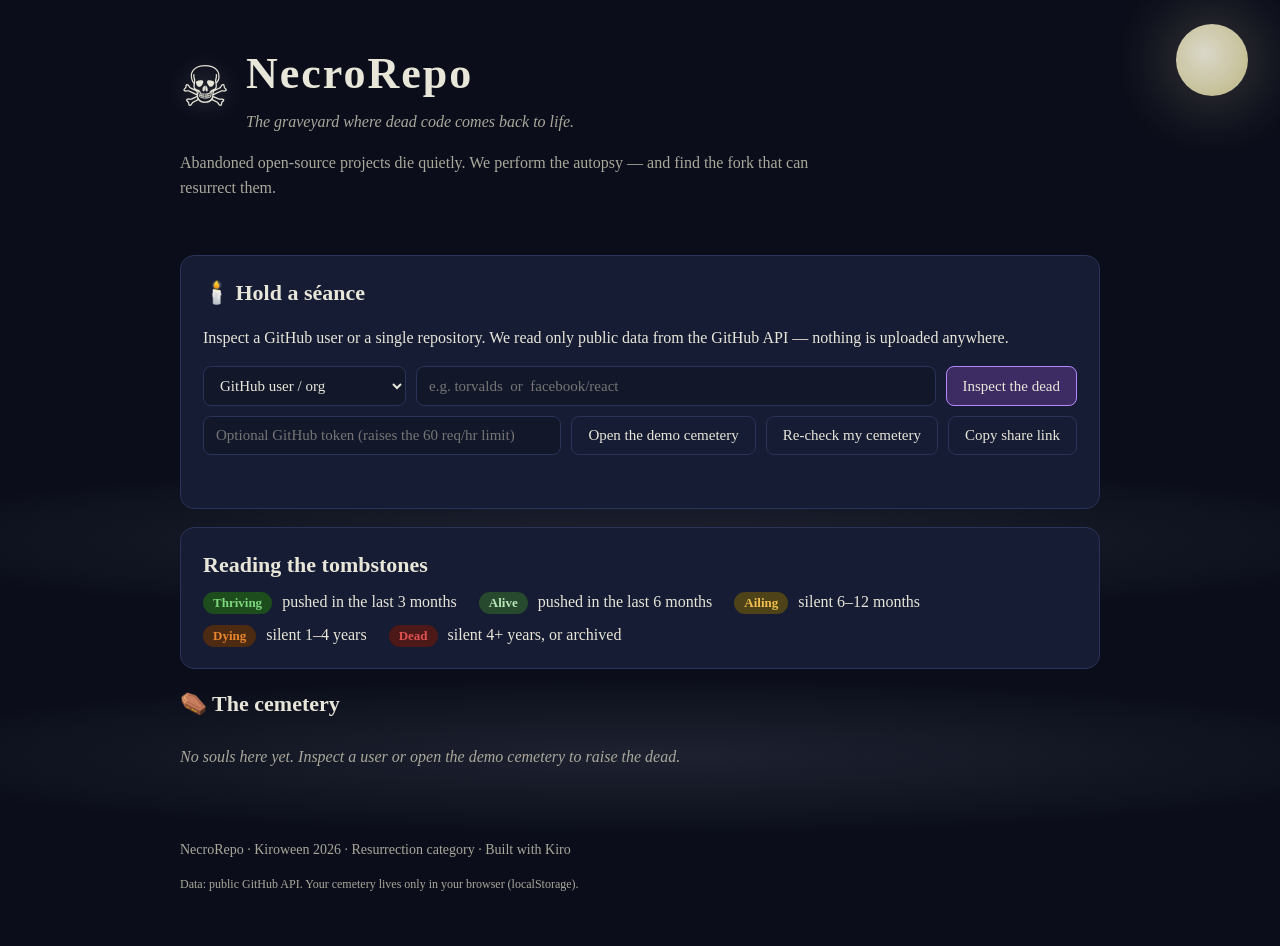
<file: app/index.html>
<!DOCTYPE html>
<html lang="en">
<head>
<meta charset="UTF-8">
<meta name="viewport" content="width=device-width, initial-scale=1.0">
<title>NecroRepo — the graveyard where dead code comes back to life</title>
<meta name="description" content="Autopsy your GitHub dependencies, bury the dead ones, and resurrect the maintained fork.">
<link rel="stylesheet" href="styles.css">
</head>
<body>
<div class="moon" aria-hidden="true"></div>
<div class="fog fog-a" aria-hidden="true"></div>
<div class="fog fog-b" aria-hidden="true"></div>

<header class="site-header">
  <div class="brand">
    <span class="brand-skull" aria-hidden="true">☠</span>
    <div>
      <h1>NecroRepo</h1>
      <p class="tagline">The graveyard where dead code comes back to life.</p>
    </div>
  </div>
  <p class="header-note">Abandoned open-source projects die quietly. We perform the autopsy —
    and find the fork that can resurrect them.</p>
</header>

<main>
  <section class="seance card">
    <h2>🕯️ Hold a séance</h2>
    <p>Inspect a GitHub user or a single repository. We read only public data
       from the GitHub API — nothing is uploaded anywhere.</p>
    <form id="inspect-form">
      <div class="form-row">
        <select id="inspect-kind" aria-label="Inspect type">
          <option value="user">GitHub user / org</option>
          <option value="repo">Single repo (owner/name)</option>
        </select>
        <input id="inspect-target" type="text" placeholder="e.g. torvalds  or  facebook/react"
               autocomplete="off" spellcheck="false" required>
        <button type="submit" class="btn btn-primary">Inspect the dead</button>
      </div>
      <div class="form-row form-row-small">
        <input id="gh-token" type="password" placeholder="Optional GitHub token (raises the 60 req/hr limit)"
               autocomplete="off" spellcheck="false">
        <button type="button" id="demo-btn" class="btn btn-ghost">Open the demo cemetery</button>
        <button type="button" id="recheck-btn" class="btn btn-ghost" disabled>Re-check my cemetery</button>
        <button type="button" id="share-btn" class="btn btn-ghost" disabled>Copy share link</button>
      </div>
    </form>
    <p id="status-line" class="status-line" role="status"></p>
  </section>

  <section class="legend card">
    <h2>Reading the tombstones</h2>
    <ul class="legend-list">
      <li><span class="badge badge-thriving">Thriving</span> pushed in the last 3 months</li>
      <li><span class="badge badge-alive">Alive</span> pushed in the last 6 months</li>
      <li><span class="badge badge-ailing">Ailing</span> silent 6–12 months</li>
      <li><span class="badge badge-dying">Dying</span> silent 1–4 years</li>
      <li><span class="badge badge-dead">Dead</span> silent 4+ years, or archived</li>
    </ul>
  </section>

  <section id="cemetery-section">
    <div class="section-head">
      <h2 id="cemetery-title">⚰️ The cemetery</h2>
      <span id="cemetery-count" class="count"></span>
    </div>
    <p id="cemetery-empty" class="empty-note">No souls here yet. Inspect a user or open the
      demo cemetery to raise the dead.</p>
    <div id="cemetery" class="cemetery"></div>
  </section>

  <section id="detail" class="detail card" hidden>
    <button id="detail-close" class="btn btn-ghost detail-close" type="button">✕ close</button>
    <h2 id="detail-name"></h2>
    <p id="detail-epitaph" class="epitaph"></p>
    <dl class="autopsy">
      <div><dt>Health score</dt><dd id="detail-score"></dd></div>
      <div><dt>Last rites (last push)</dt><dd id="detail-push"></dd></div>
      <div><dt>Open issues</dt><dd id="detail-issues"></dd></div>
      <div><dt>Stars</dt><dd id="detail-stars"></dd></div>
      <div><dt>Forks</dt><dd id="detail-forks"></dd></div>
      <div><dt>Language</dt><dd id="detail-lang"></dd></div>
    </dl>
    <p id="detail-busfactor" class="busfactor-line"></p>
    <h3>🩺 Autopsy notes</h3>
    <ul id="detail-reasons" class="reasons"></ul>
    <div id="detail-deps">
      <h3>🧬 Dependency autopsy</h3>
      <div id="detail-deps-container"></div>
    </div>
    <div id="detail-resurrect">
      <h3>✨ Resurrection plan</h3>
      <p id="resurrect-note"></p>
      <ol id="resurrect-steps" class="steps"></ol>
      <div id="resurrect-candidates"></div>
    </div>
    <p class="detail-links"><a id="detail-gh-link" href="#" target="_blank" rel="noopener">View on GitHub ↗</a></p>
  </section>
</main>

<footer class="site-footer">
  <p>NecroRepo · Kiroween 2026 · Resurrection category · Built with Kiro</p>
  <p class="footer-small">Data: public GitHub API. Your cemetery lives only in your browser (localStorage).</p>
</footer>

<script src="app.js"></script>
</body>
</html>
</file>
<file: app/styles.css>
/* NecroRepo — graveyard theme. Dark, foggy, readable. */
:root {
  --bg: #0b0e1a;
  --bg-2: #12172a;
  --card: #161c33;
  --ink: #e8e6d9;
  --ink-dim: #a9a89b;
  --green: #7dd87d;
  --amber: #f2c14e;
  --orange: #e8862e;
  --red: #e05252;
  --purple: #b388ff;
  --line: #2a3358;
}

* { box-sizing: border-box; }

body {
  margin: 0;
  background: var(--bg);
  color: var(--ink);
  font-family: Georgia, 'Times New Roman', serif;
  line-height: 1.55;
  min-height: 100vh;
  overflow-x: hidden;
}

a { color: var(--purple); }

/* --- atmosphere --- */
.moon {
  position: fixed; top: 24px; right: 32px; width: 72px; height: 72px;
  border-radius: 50%;
  background: radial-gradient(circle at 40% 40%, #fffbe8, #e8e0b0 70%);
  box-shadow: 0 0 60px 18px rgba(255, 244, 200, .18);
  opacity: .85; z-index: 0; pointer-events: none;
}
.fog {
  position: fixed; left: -20%; width: 140%; height: 180px; z-index: 0;
  pointer-events: none; opacity: .10;
  background: radial-gradient(ellipse at center, #cdd6ff 0%, transparent 65%);
  animation: drift 26s ease-in-out infinite alternate;
}
.fog-a { bottom: 6%; }
.fog-b { bottom: 30%; animation-duration: 38s; animation-delay: -12s; }
@keyframes drift { from { transform: translateX(-3%);} to { transform: translateX(3%);} }

header, main, footer { position: relative; z-index: 1; }

/* --- layout --- */
.site-header { max-width: 960px; margin: 0 auto; padding: 40px 20px 8px; }
.brand { display: flex; gap: 16px; align-items: center; }
.brand-skull { font-size: 56px; line-height: 1; filter: drop-shadow(0 0 12px rgba(255,255,255,.25)); }
h1 { margin: 0; font-size: 44px; letter-spacing: 2px; }
.tagline { margin: 2px 0 0; color: var(--ink-dim); font-style: italic; }
.header-note { max-width: 640px; color: var(--ink-dim); }

main { max-width: 960px; margin: 0 auto; padding: 12px 20px 40px; }
.card {
  background: var(--card); border: 1px solid var(--line); border-radius: 14px;
  padding: 20px 22px; margin: 18px 0;
}
h2 { margin: 0 0 8px; font-size: 22px; }
h3 { margin: 18px 0 6px; font-size: 18px; }

/* --- form --- */
.form-row { display: flex; gap: 10px; flex-wrap: wrap; margin-top: 12px; }
.form-row-small { margin-top: 10px; }
select, input[type="text"], input[type="password"] {
  background: var(--bg-2); color: var(--ink); border: 1px solid var(--line);
  border-radius: 8px; padding: 10px 12px; font-size: 15px; font-family: inherit;
}
#inspect-target { flex: 1; min-width: 220px; }
#gh-token { flex: 1; min-width: 240px; }
.btn {
  border: 1px solid var(--line); border-radius: 8px; padding: 10px 16px;
  font-size: 15px; font-family: inherit; cursor: pointer; color: var(--ink);
  background: var(--bg-2);
}
.btn:hover { filter: brightness(1.25); }
.btn-primary { background: #3d2b63; border-color: var(--purple); }
.btn-ghost { background: transparent; }
.status-line { min-height: 1.4em; color: var(--amber); margin: 10px 0 0; }

/* --- legend --- */
.legend-list { list-style: none; padding: 0; margin: 6px 0 0; display: flex; flex-wrap: wrap; gap: 8px 22px; }
.badge {
  display: inline-block; padding: 1px 10px; border-radius: 999px;
  font-size: 13px; font-weight: bold; margin-right: 6px;
}
.badge-thriving { background: #1d4d1d; color: var(--green); }
.badge-alive    { background: #274a2e; color: #b8e6b8; }
.badge-ailing   { background: #4d4218; color: var(--amber); }
.badge-dying    { background: #4d2a12; color: var(--orange); }
.badge-dead     { background: #4d1818; color: var(--red); }

/* --- cemetery grid --- */
.section-head { display: flex; align-items: baseline; gap: 12px; }
.count { color: var(--ink-dim); }
.empty-note { color: var(--ink-dim); font-style: italic; }
.cemetery {
  display: grid; grid-template-columns: repeat(auto-fill, minmax(260px, 1fr));
  gap: 16px; margin-top: 12px;
}
.tombstone {
  background: linear-gradient(180deg, #232a4a, #161c33);
  border: 1px solid var(--line); border-radius: 120px 120px 12px 12px;
  padding: 34px 18px 16px; cursor: pointer; text-align: center;
  transition: transform .15s ease, box-shadow .15s ease;
}
.tombstone:hover { transform: translateY(-4px); box-shadow: 0 8px 30px rgba(0,0,0,.5); }
.tombstone .rip { color: var(--ink-dim); letter-spacing: 4px; font-size: 12px; }
.tombstone h3 { margin: 6px 0 4px; font-size: 17px; word-break: break-all; }
.tombstone .desc {
  color: var(--ink-dim); font-size: 14px; min-height: 42px;
  display: -webkit-box; -webkit-line-clamp: 2; -webkit-box-orient: vertical; overflow: hidden;
}
.tombstone .meta { font-size: 13px; color: var(--ink-dim); margin-top: 8px; }
.health-bar { height: 8px; background: var(--bg); border-radius: 99px; margin-top: 10px; overflow: hidden; }
.health-bar > span { display: block; height: 100%; border-radius: 99px; }
.hp-thriving { background: var(--green); }
.hp-alive    { background: #9ed69e; }
.hp-ailing   { background: var(--amber); }
.hp-dying    { background: var(--orange); }
.hp-dead     { background: var(--red); }

/* --- detail panel --- */
.detail { position: relative; }
.detail-close { position: absolute; top: 14px; right: 14px; }
.epitaph { font-style: italic; color: var(--ink-dim); }
.autopsy { display: grid; grid-template-columns: repeat(auto-fit, minmax(160px, 1fr)); gap: 8px 20px; margin: 12px 0; }
.autopsy div { background: var(--bg-2); border: 1px solid var(--line); border-radius: 8px; padding: 8px 12px; }
.autopsy dt { font-size: 12px; color: var(--ink-dim); text-transform: uppercase; letter-spacing: 1px; }
.autopsy dd { margin: 2px 0 0; font-size: 16px; }
.reasons, .steps { margin: 6px 0; padding-left: 20px; }
.candidate {
  border: 1px solid var(--line); border-radius: 8px; padding: 10px 12px; margin: 8px 0;
  background: var(--bg-2);
}
.candidate a { font-weight: bold; }
.detail-links { margin-top: 16px; }
.busfactor-line { color: var(--ink-dim); font-size: 14px; margin: 6px 0 12px; }

.site-footer { max-width: 960px; margin: 0 auto; padding: 0 20px 40px; color: var(--ink-dim); font-size: 14px; }
.footer-small { font-size: 12px; }

@media (max-width: 560px) {
  h1 { font-size: 32px; }
  .moon { width: 48px; height: 48px; right: 16px; }
}

/* --- Dependency autopsy table --- */
.dep-table {
  width: 100%;
  border-collapse: collapse;
  font-size: 13px;
  margin: 8px 0 4px;
}
.dep-table th {
  text-align: left;
  color: var(--ink-dim);
  font-weight: normal;
  font-size: 11px;
  text-transform: uppercase;
  letter-spacing: 0.8px;
  border-bottom: 1px solid var(--line);
  padding: 4px 8px 4px 0;
}
.dep-table td {
  padding: 5px 8px 5px 0;
  border-bottom: 1px solid var(--bg-2);
  vertical-align: middle;
  word-break: break-word;
}
.dep-table tr:last-child td { border-bottom: none; }
.dep-table a { color: var(--purple); text-decoration: none; }
.dep-table a:hover { text-decoration: underline; }

.dep-dev {
  display: inline-block;
  font-size: 10px;
  font-family: monospace;
  color: var(--ink-dim);
  background: var(--bg-2);
  border: 1px solid var(--line);
  border-radius: 3px;
  padding: 0 3px;
  margin-right: 3px;
  vertical-align: middle;
}

.dep-skip { color: var(--ink-dim); font-style: italic; font-size: 14px; }
/* badge-alive and badge-stale reuse existing badge vars; add missing ones */
.badge-fresh  { background: #2d5a2d; color: var(--green); }
.badge-stale  { background: #5a3d1a; color: var(--amber); }
.badge-unknown { background: var(--bg-2); color: var(--ink-dim); border: 1px solid var(--line); }
</file>
